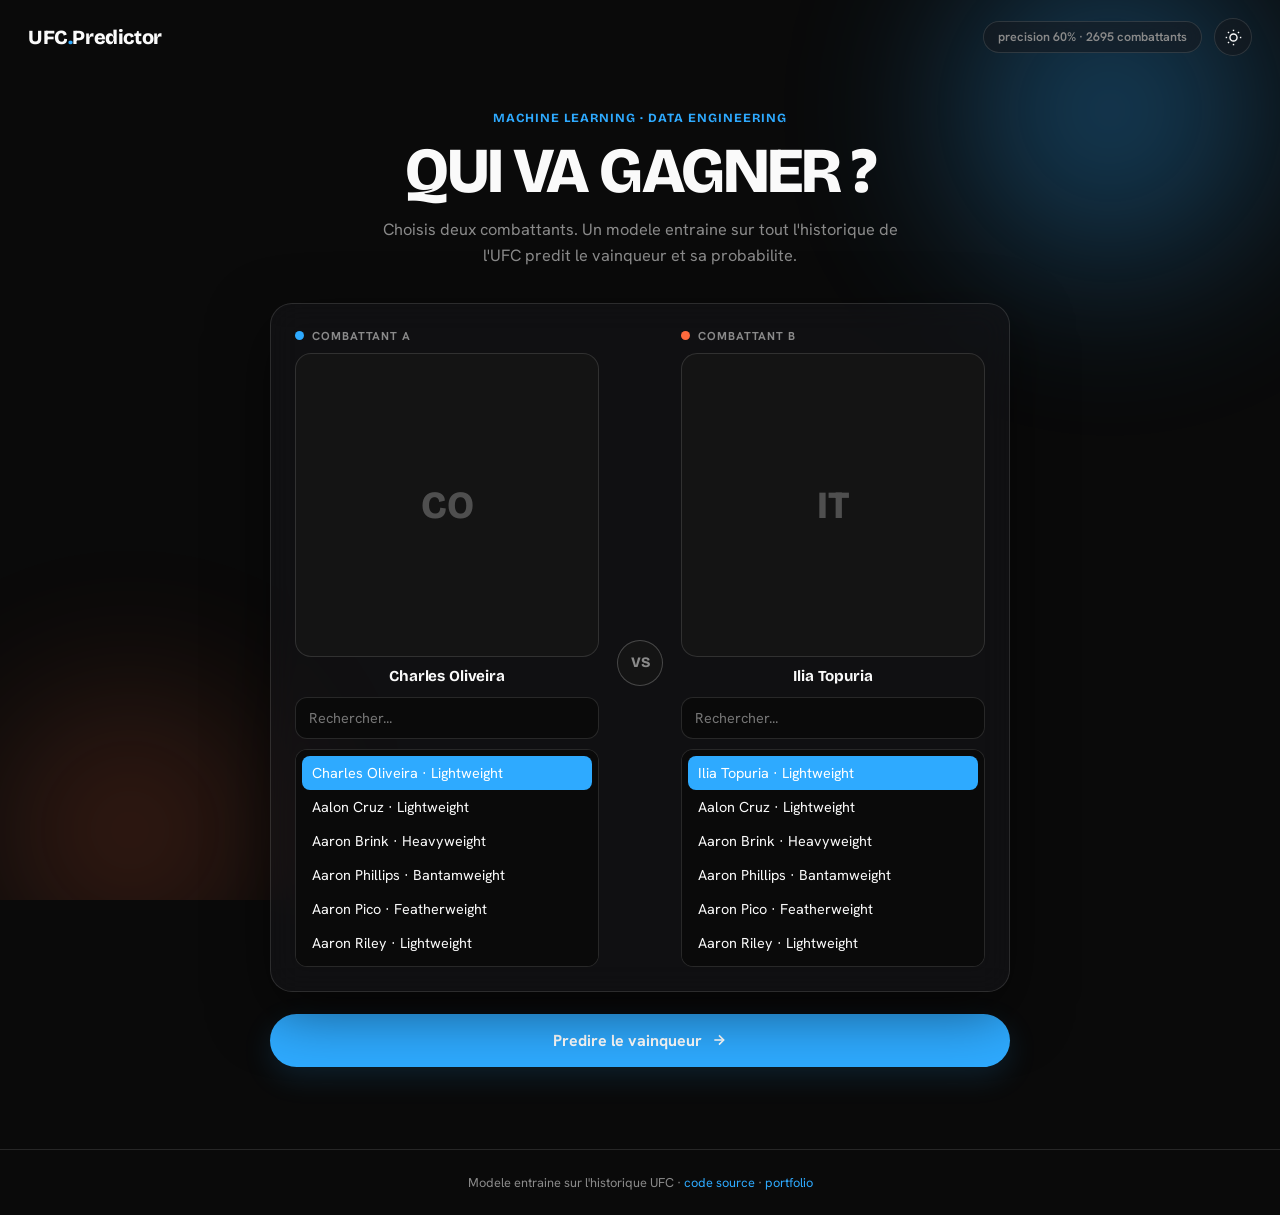
<file: ufc/index.html>
<!DOCTYPE html>
<html lang="fr" data-theme="dark">
<head>
  <meta charset="UTF-8" />
  <meta name="viewport" content="width=device-width, initial-scale=1.0" />
  <title>UFC Fight Predictor — Kris LOKOUN</title>
  <meta name="description" content="Predicteur de combats UFC : choisis deux combattants, un modele de machine learning predit le vainqueur et sa probabilite. Calcul 100% dans le navigateur." />
  <link rel="icon" type="image/svg+xml" href="../assets/img/favicon.svg" />
  <meta property="og:title" content="UFC Fight Predictor — Kris LOKOUN" />
  <meta property="og:description" content="Predicteur de combats UFC par machine learning. Choisis deux combattants, le modele predit le vainqueur." />
  <meta property="og:image" content="../assets/img/og-image.jpg" />
  <link rel="preconnect" href="https://fonts.googleapis.com" />
  <link rel="preconnect" href="https://fonts.gstatic.com" crossorigin />
  <link href="https://fonts.googleapis.com/css2?family=Bricolage+Grotesque:opsz,wght@12..96,500;12..96,700;12..96,800&family=Hanken+Grotesk:wght@400;500;600;700&display=swap" rel="stylesheet" />
  <link rel="stylesheet" href="style.css?v=2" />
</head>
<body>
  <div class="bg-orbs"><span class="orb orb-1"></span><span class="orb orb-2"></span></div>

  <header class="site-header">
    <a class="brand" href="../index.html#projects" title="Retour au portfolio">
      <span class="brand-name">UFC<span class="dot">.</span>Predictor</span>
    </a>
    <div class="header-right">
      <span class="model-badge glass" id="model-badge">chargement...</span>
      <button class="icon-btn glass" id="themeToggle" aria-label="Changer de theme">
        <svg id="iconMoon" width="17" height="17" fill="none" stroke="currentColor" stroke-width="2" viewBox="0 0 24 24"><path d="M21 12.79A9 9 0 1 1 11.21 3 7 7 0 0 0 21 12.79z"/></svg>
        <svg id="iconSun" width="17" height="17" fill="none" stroke="currentColor" stroke-width="2" viewBox="0 0 24 24" style="display:none"><circle cx="12" cy="12" r="5"/><line x1="12" y1="1" x2="12" y2="3"/><line x1="12" y1="21" x2="12" y2="23"/><line x1="4.22" y1="4.22" x2="5.64" y2="5.64"/><line x1="1" y1="12" x2="3" y2="12"/><line x1="21" y1="12" x2="23" y2="12"/><line x1="4.22" y1="19.78" x2="5.64" y2="18.36"/><line x1="18.36" y1="5.64" x2="19.78" y2="4.22"/></svg>
      </button>
    </div>
  </header>

  <main>
    <section class="hero">
      <p class="eyebrow">Machine Learning &middot; Data Engineering</p>
      <h1>Qui va gagner&nbsp;?</h1>
      <p class="subtitle">
        Choisis deux combattants. Un modele entraine sur tout l'historique de l'UFC
        predit le vainqueur et sa probabilite.
      </p>
    </section>

    <section class="card glass matchup">
      <div class="fighter-pick" data-side="a">
        <div class="pick-head"><span class="side-dot a"></span><label>Combattant A</label></div>
        <div class="avatar" id="avatar-a"><span class="avatar-ph">A</span></div>
        <div class="pick-name" id="name-a">—</div>
        <input class="search" id="search-a" placeholder="Rechercher..." autocomplete="off" />
        <select id="select-a" size="6"></select>
      </div>

      <div class="vs">VS</div>

      <div class="fighter-pick" data-side="b">
        <div class="pick-head"><span class="side-dot b"></span><label>Combattant B</label></div>
        <div class="avatar" id="avatar-b"><span class="avatar-ph">B</span></div>
        <div class="pick-name" id="name-b">—</div>
        <input class="search" id="search-b" placeholder="Rechercher..." autocomplete="off" />
        <select id="select-b" size="6"></select>
      </div>
    </section>

    <button class="predict-btn" id="predict-btn" disabled>
      Predire le vainqueur
      <svg width="16" height="16" fill="none" stroke="currentColor" stroke-width="2.4" viewBox="0 0 24 24"><line x1="5" y1="12" x2="19" y2="12"/><polyline points="12 5 19 12 12 19"/></svg>
    </button>
    <p class="error" id="error" hidden></p>

    <section class="card glass result" id="result" hidden>
      <div class="winner">
        <span class="winner-label">Vainqueur predit</span>
        <div class="winner-row">
          <div class="winner-avatar" id="winner-avatar"></div>
          <span class="winner-name" id="winner-name"></span>
        </div>
      </div>

      <div class="proba-bar">
        <div class="proba-fill a" id="proba-a"><span class="proba-name" id="proba-a-name"></span></div>
        <div class="proba-fill b" id="proba-b"><span class="proba-name" id="proba-b-name"></span></div>
      </div>

      <table class="compare" id="compare"></table>

      <p class="disclaimer">
        Probabilites issues d'une regression logistique (bilan, forme, age, allonge),
        calculee dans le navigateur. Aide a la decision, pas une garantie. Photos&nbsp;: Wikipedia.
      </p>
    </section>
  </main>

  <footer>
    Modele entraine sur l'historique UFC &middot;
    <a href="https://github.com/KrisLKN/ufc-fight-predictor" target="_blank">code source</a> &middot;
    <a href="../index.html#projects">portfolio</a>
  </footer>

  <script src="app.js?v=2"></script>
</body>
</html>
</file>
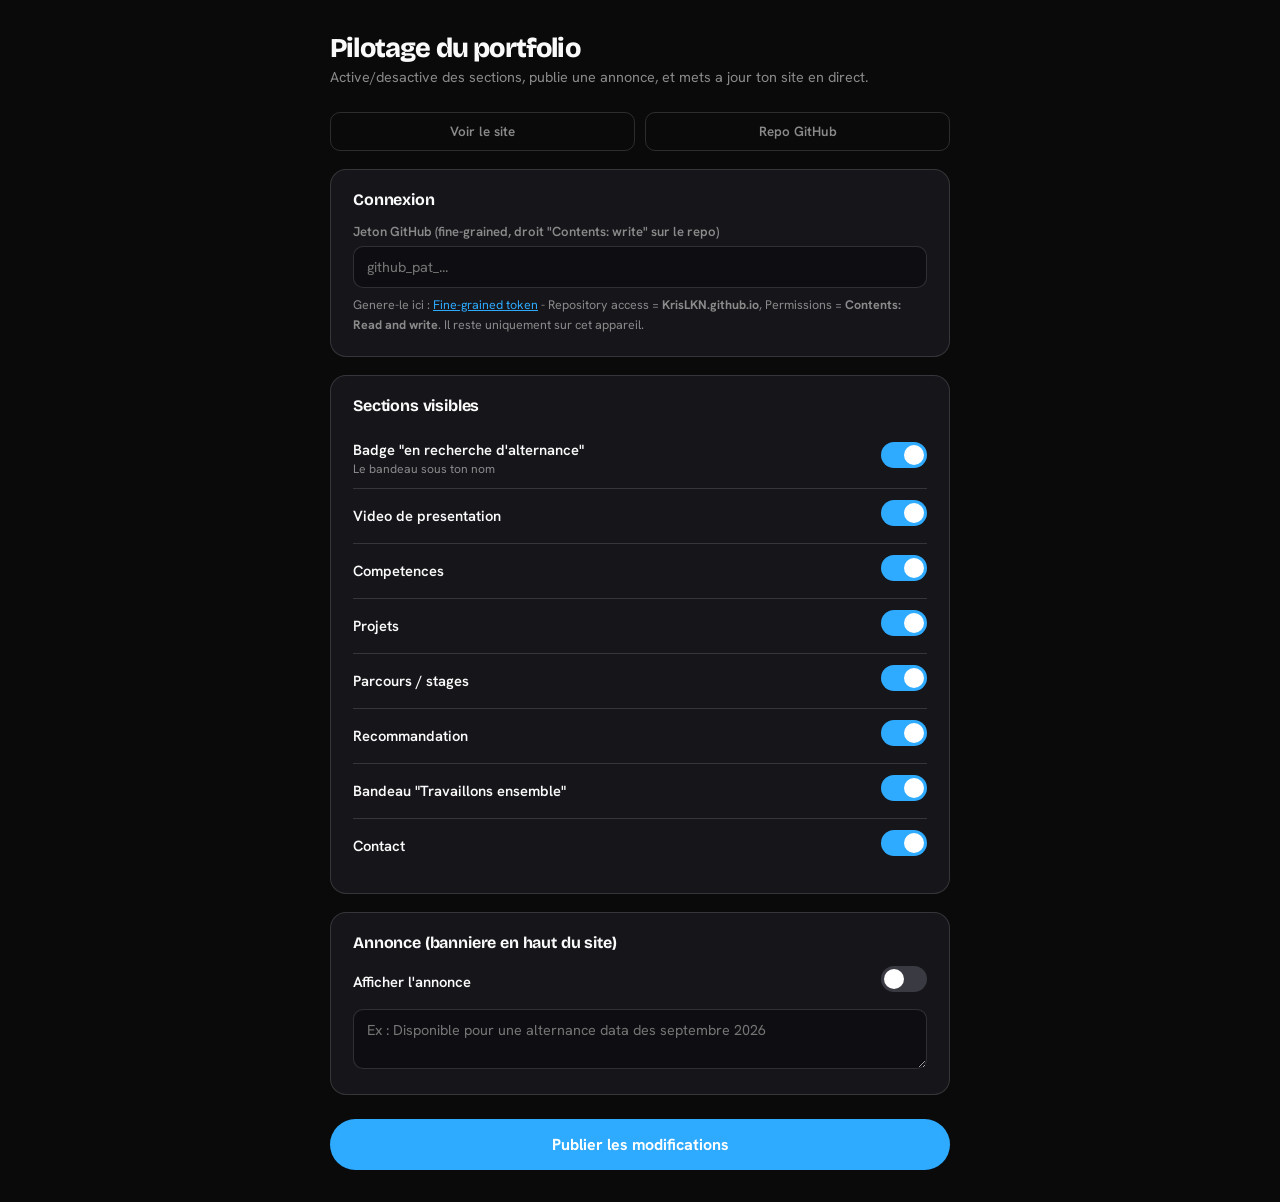
<file: admin.html>
<!DOCTYPE html>
<html lang="fr" data-theme="dark">
<head>
  <meta charset="UTF-8" />
  <meta name="viewport" content="width=device-width, initial-scale=1.0" />
  <meta name="robots" content="noindex, nofollow" />
  <title>Admin — Portfolio Kris LOKOUN</title>
  <link rel="preconnect" href="https://fonts.googleapis.com" />
  <link href="https://fonts.googleapis.com/css2?family=Bricolage+Grotesque:opsz,wght@12..96,600;12..96,800&family=Hanken+Grotesk:wght@400;500;600;700&display=swap" rel="stylesheet" />
  <style>
    :root{--bg:#0a0a0a;--surface:#15151a;--border:rgba(255,255,255,.14);--text:#fafafa;--muted:#8a8a8a;--accent:#2eaaff;--ok:#22c55e;--err:#ff5a4d}
    *{box-sizing:border-box;margin:0;padding:0}
    body{font-family:'Hanken Grotesk',sans-serif;background:var(--bg);color:var(--text);min-height:100vh;padding:32px 18px;-webkit-font-smoothing:antialiased}
    .wrap{max-width:620px;margin:0 auto}
    h1{font-family:'Bricolage Grotesque',sans-serif;font-size:1.7rem;font-weight:800;letter-spacing:-.03em;margin-bottom:4px}
    .sub{color:var(--muted);font-size:.9rem;margin-bottom:26px}
    .card{background:var(--surface);border:1px solid var(--border);border-radius:16px;padding:20px 22px;margin-bottom:18px}
    .card h2{font-family:'Bricolage Grotesque',sans-serif;font-size:1rem;font-weight:700;margin-bottom:14px;letter-spacing:-.01em}
    label{display:block;font-size:.82rem;color:var(--muted);margin-bottom:6px;font-weight:600}
    input[type=text],input[type=password],textarea{width:100%;background:#0e0e12;border:1px solid var(--border);border-radius:10px;color:var(--text);padding:11px 13px;font-size:.9rem;font-family:inherit}
    input:focus,textarea:focus{outline:none;border-color:var(--accent)}
    textarea{resize:vertical;min-height:60px}
    .row{display:flex;align-items:center;justify-content:space-between;gap:12px;padding:11px 0;border-bottom:1px solid var(--border)}
    .row:last-child{border-bottom:none}
    .row .name{font-size:.92rem;font-weight:600}
    .row .desc{font-size:.76rem;color:var(--muted);margin-top:2px}
    /* switch */
    .sw{position:relative;width:46px;height:26px;flex-shrink:0}
    .sw input{opacity:0;width:0;height:0;position:absolute}
    .slider{position:absolute;inset:0;background:#3a3a42;border-radius:999px;transition:.2s;cursor:pointer}
    .slider::before{content:'';position:absolute;width:20px;height:20px;left:3px;top:3px;background:#fff;border-radius:50%;transition:.2s}
    .sw input:checked + .slider{background:var(--accent)}
    .sw input:checked + .slider::before{transform:translateX(20px)}
    .btn{width:100%;padding:15px;border:none;border-radius:999px;background:var(--accent);color:#fff;font-family:inherit;font-size:1rem;font-weight:700;cursor:pointer;transition:.2s;margin-top:6px}
    .btn:hover{transform:translateY(-1px)}
    .btn:disabled{opacity:.5;cursor:not-allowed;transform:none}
    .msg{margin-top:14px;padding:12px 14px;border-radius:10px;font-size:.86rem;font-weight:600;display:none}
    .msg.ok{display:block;background:rgba(34,197,94,.14);color:var(--ok);border:1px solid rgba(34,197,94,.4)}
    .msg.err{display:block;background:rgba(255,90,77,.14);color:var(--err);border:1px solid rgba(255,90,77,.4)}
    .help{font-size:.78rem;color:var(--muted);line-height:1.6;margin-top:8px}
    .help a{color:var(--accent)}
    .topbtns{display:flex;gap:10px;margin-bottom:18px}
    .topbtns a{flex:1;text-align:center;padding:10px;border:1px solid var(--border);border-radius:10px;color:var(--muted);text-decoration:none;font-size:.84rem;font-weight:600}
  </style>
</head>
<body>
  <div class="wrap">
    <h1>Pilotage du portfolio</h1>
    <p class="sub">Active/desactive des sections, publie une annonce, et mets a jour ton site en direct.</p>

    <div class="topbtns">
      <a href="index.html" target="_blank">Voir le site</a>
      <a href="https://github.com/KrisLKN/KrisLKN.github.io" target="_blank">Repo GitHub</a>
    </div>

    <div class="card">
      <h2>Connexion</h2>
      <label>Jeton GitHub (fine-grained, droit "Contents: write" sur le repo)</label>
      <input type="password" id="token" placeholder="github_pat_..." />
      <div class="help">
        Genere-le ici : <a href="https://github.com/settings/personal-access-tokens/new" target="_blank">Fine-grained token</a> -
        Repository access = <b>KrisLKN.github.io</b>, Permissions = <b>Contents: Read and write</b>.
        Il reste uniquement sur cet appareil.
      </div>
    </div>

    <div class="card">
      <h2>Sections visibles</h2>
      <div id="toggles"></div>
    </div>

    <div class="card">
      <h2>Annonce (banniere en haut du site)</h2>
      <div class="row" style="border:none;padding-top:0">
        <div><div class="name">Afficher l'annonce</div></div>
        <label class="sw"><input type="checkbox" id="ann-on"><span class="slider"></span></label>
      </div>
      <textarea id="ann-text" placeholder="Ex : Disponible pour une alternance data des septembre 2026"></textarea>
    </div>

    <button class="btn" id="publish">Publier les modifications</button>
    <div class="msg" id="msg"></div>
  </div>

  <script>
    const REPO = "KrisLKN/KrisLKN.github.io";
    const PATH = "config.json";
    const SECTIONS = [
      ["alternanceBadge", "Badge \"en recherche d'alternance\"", "Le bandeau sous ton nom"],
      ["video", "Video de presentation", ""],
      ["skills", "Competences", ""],
      ["projects", "Projets", ""],
      ["experience", "Parcours / stages", ""],
      ["reco", "Recommandation", ""],
      ["cv", "Bandeau \"Travaillons ensemble\"", ""],
      ["contact", "Contact", ""],
    ];
    const $ = (id) => document.getElementById(id);
    let sha = null;

    // jeton memorise
    $("token").value = localStorage.getItem("gh_token") || "";
    $("token").addEventListener("input", () => localStorage.setItem("gh_token", $("token").value.trim()));

    // construire les interrupteurs
    const tog = $("toggles");
    SECTIONS.forEach(([key, name, desc]) => {
      const row = document.createElement("div");
      row.className = "row";
      row.innerHTML = `<div><div class="name">${name}</div>${desc ? `<div class="desc">${desc}</div>` : ""}</div>
        <label class="sw"><input type="checkbox" id="t-${key}" checked><span class="slider"></span></label>`;
      tog.appendChild(row);
    });

    function setMsg(text, type) { const m = $("msg"); m.textContent = text; m.className = "msg " + type; }
    function headers() { return { "Authorization": "Bearer " + $("token").value.trim(), "Accept": "application/vnd.github+json" }; }
    function b64encode(str) { return btoa(unescape(encodeURIComponent(str))); }
    function b64decode(str) { return decodeURIComponent(escape(atob(str))); }

    // charger l'etat actuel depuis GitHub (ou le fichier local si pas de jeton)
    async function load() {
      try {
        let cfg;
        if ($("token").value.trim()) {
          const res = await fetch(`https://api.github.com/repos/${REPO}/contents/${PATH}`, { headers: headers() });
          if (res.ok) { const data = await res.json(); sha = data.sha; cfg = JSON.parse(b64decode(data.content)); }
        }
        if (!cfg) cfg = await fetch("config.json?b=" + Date.now(), { cache: "no-store" }).then(r => r.json());
        applyToUI(cfg);
      } catch (e) { /* on garde les valeurs par defaut */ }
    }

    function applyToUI(cfg) {
      const show = cfg.show || {};
      SECTIONS.forEach(([key]) => { $("t-" + key).checked = show[key] !== false; });
      $("ann-on").checked = !!(cfg.announcement && cfg.announcement.enabled);
      $("ann-text").value = (cfg.announcement && cfg.announcement.text) || "";
    }

    function buildConfig() {
      const show = {};
      SECTIONS.forEach(([key]) => { show[key] = $("t-" + key).checked; });
      return { show, announcement: { enabled: $("ann-on").checked, text: $("ann-text").value.trim() } };
    }

    $("publish").addEventListener("click", async () => {
      const token = $("token").value.trim();
      if (!token) { setMsg("Colle d'abord ton jeton GitHub.", "err"); return; }
      $("publish").disabled = true; setMsg("Publication en cours...", "ok");
      try {
        // recuperer le sha courant (obligatoire pour mettre a jour)
        const cur = await fetch(`https://api.github.com/repos/${REPO}/contents/${PATH}`, { headers: headers() });
        if (cur.ok) sha = (await cur.json()).sha;
        else if (cur.status === 401) throw new Error("Jeton invalide ou expire.");
        else if (cur.status === 404) sha = null; // le fichier n'existe pas encore

        const body = {
          message: "Admin: mise a jour de l'affichage du portfolio",
          content: b64encode(JSON.stringify(buildConfig(), null, 2)),
          branch: "main",
        };
        if (sha) body.sha = sha;

        const put = await fetch(`https://api.github.com/repos/${REPO}/contents/${PATH}`, {
          method: "PUT", headers: headers(), body: JSON.stringify(body),
        });
        if (!put.ok) { const e = await put.json().catch(() => ({})); throw new Error(e.message || ("Erreur " + put.status)); }
        sha = (await put.json()).content.sha;
        setMsg("Publie. Ton site se met a jour dans ~1 minute.", "ok");
      } catch (e) {
        setMsg("Echec : " + e.message, "err");
      } finally {
        $("publish").disabled = false;
      }
    });

    load();
    $("token").addEventListener("change", load);
  </script>
</body>
</html>
</file>
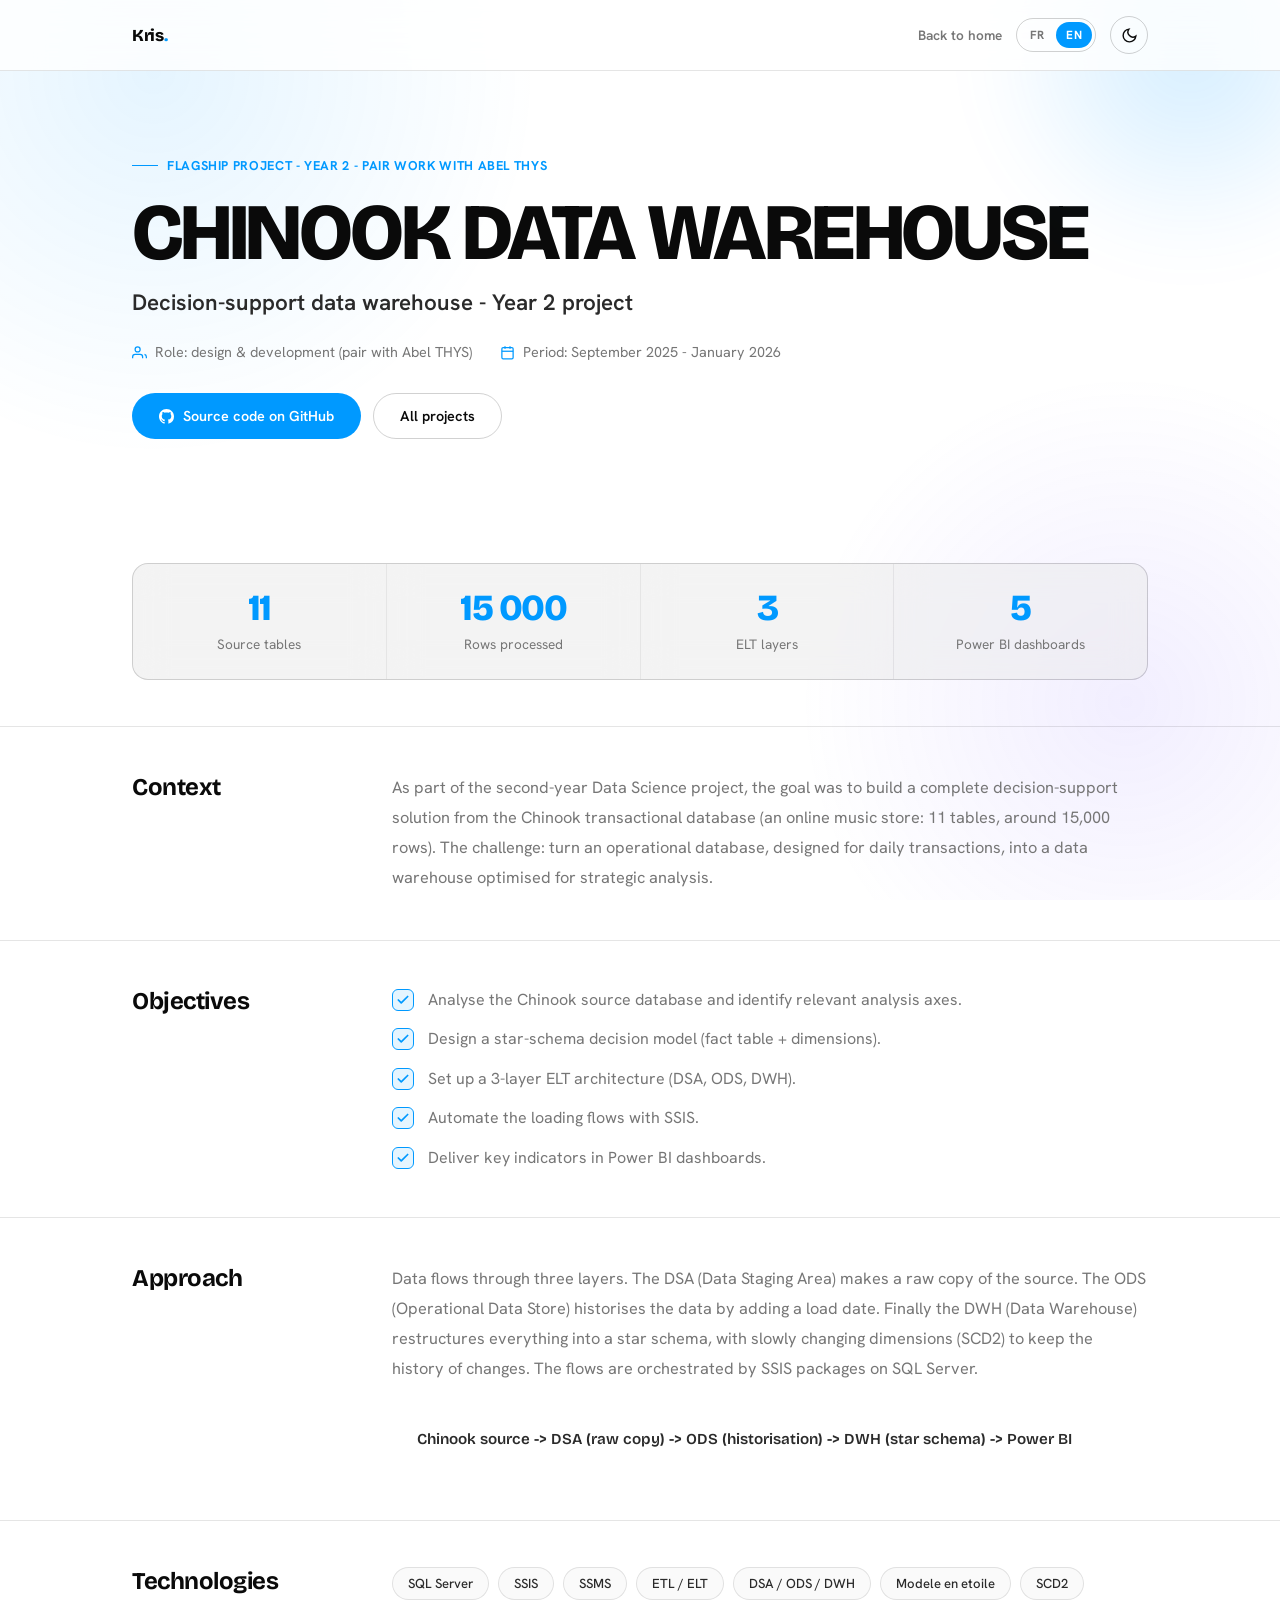
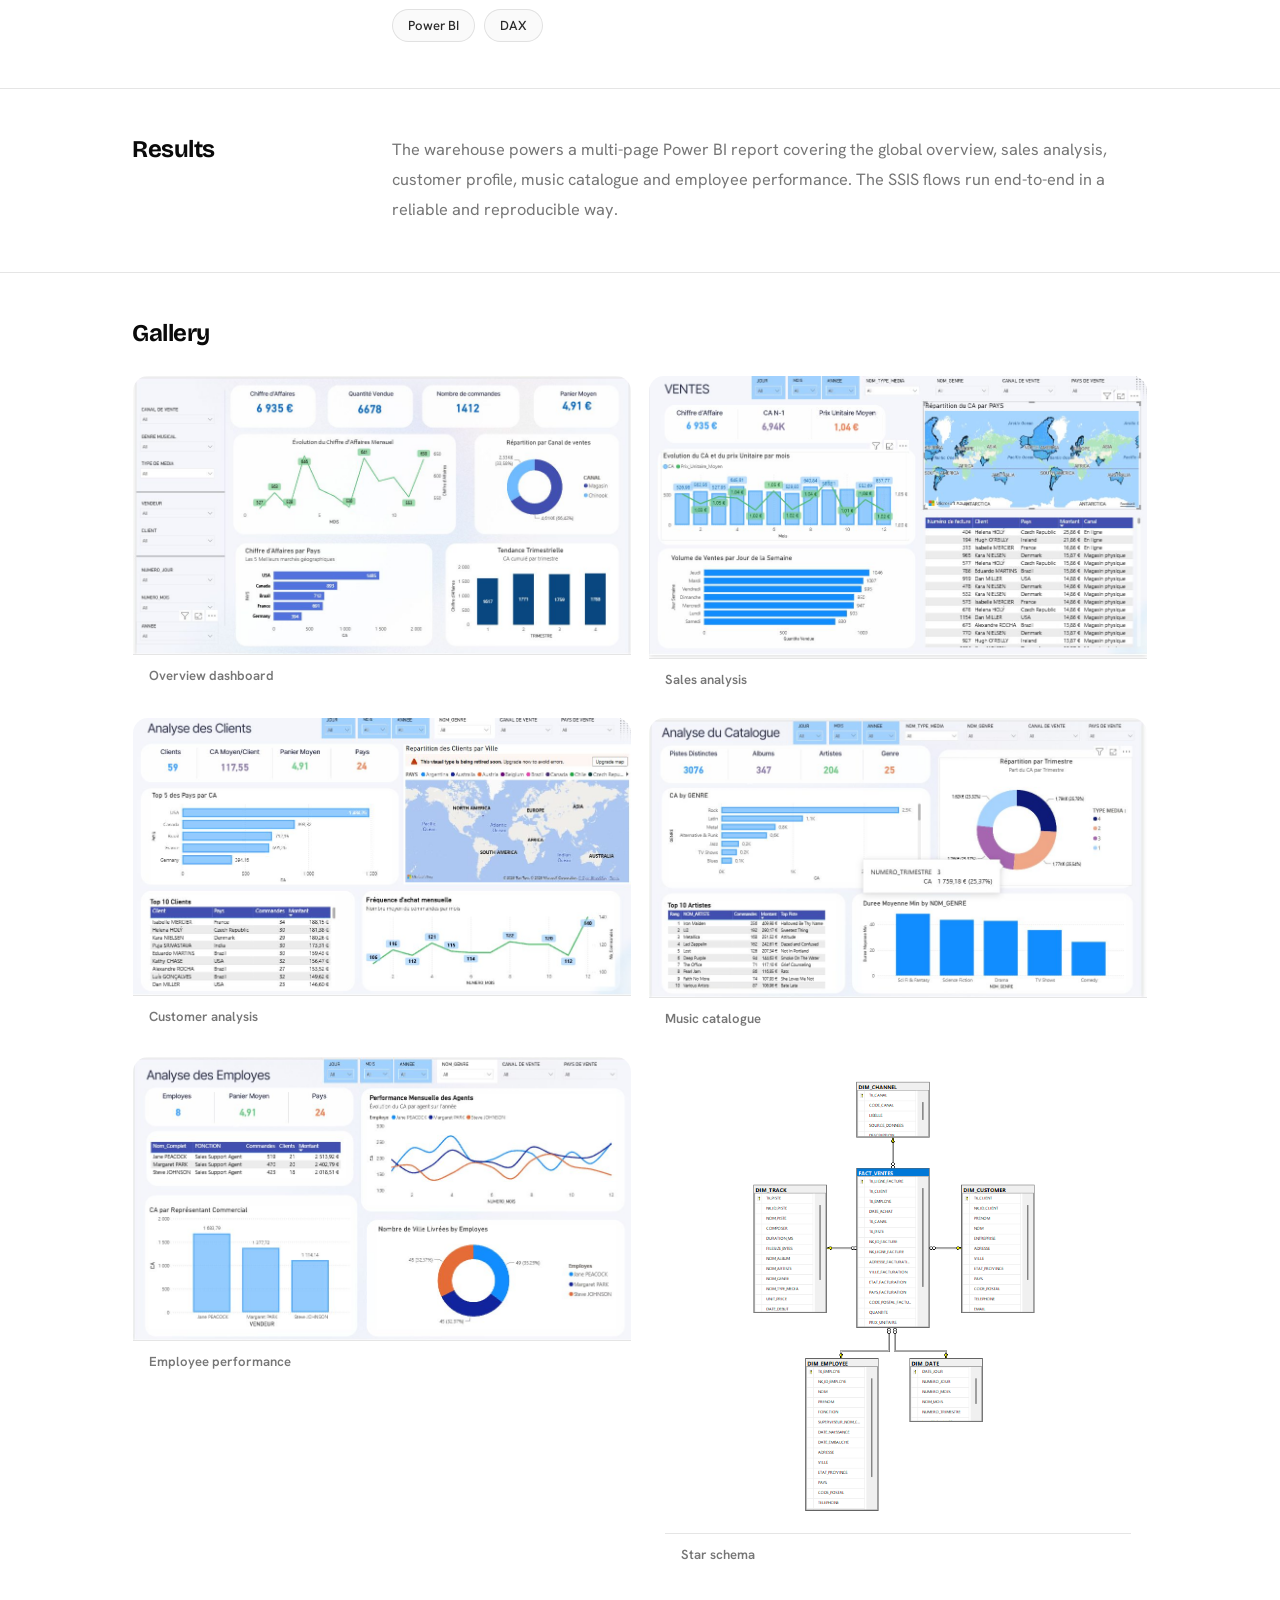
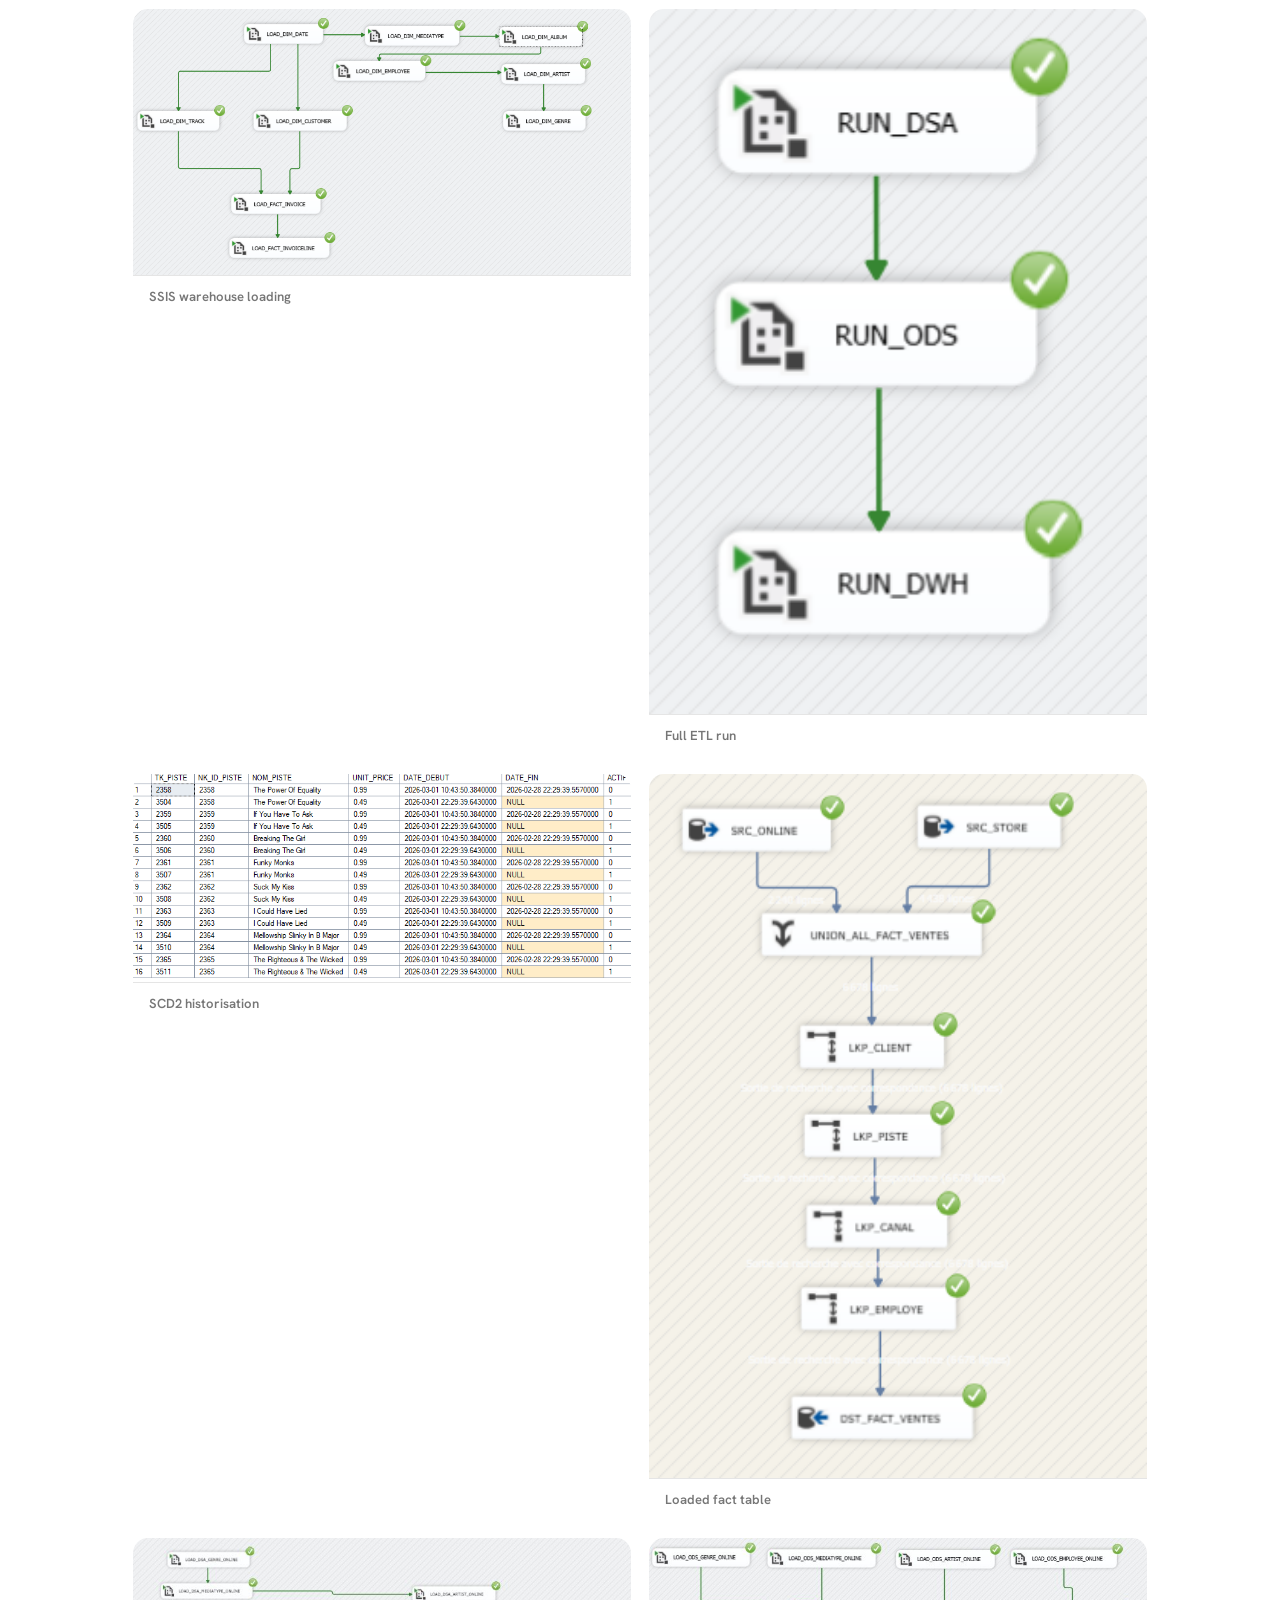
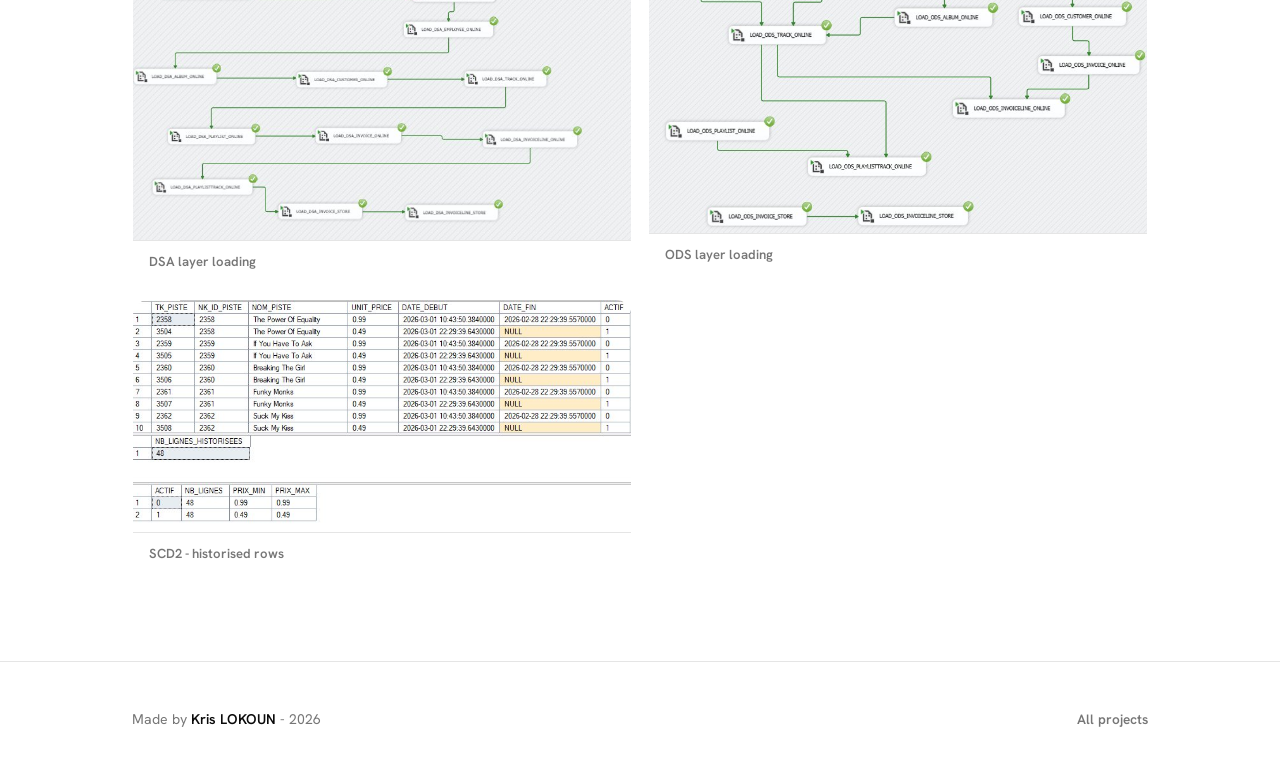
<file: projets/data-warehouse.html>
<!DOCTYPE html>
<html lang="fr" data-theme="light">
<head>
  <meta charset="UTF-8" />
  <meta name="viewport" content="width=device-width, initial-scale=1.0" />
  <title>Data Warehouse Chinook - Kris LOKOUN</title>
  <meta name="description" content="Chinook Data Warehouse project: 3-layer ELT architecture (DSA/ODS/DWH) with SQL Server, SSIS, star schema, SCD2 and Power BI reporting." />
  <meta name="author" content="Kris LOKOUN" />
  <link rel="icon" type="image/svg+xml" href="../assets/img/favicon.svg" />
  <meta property="og:type" content="article" />
  <meta property="og:title" content="Data Warehouse Chinook - Kris LOKOUN" />
  <meta property="og:description" content="3-layer ELT architecture with SQL Server, SSIS, star schema, SCD2 and Power BI reporting." />
  <meta property="og:image" content="../assets/img/og-image.jpg" />
  <meta name="twitter:card" content="summary_large_image" />
  <link rel="preconnect" href="https://fonts.googleapis.com" />
  <link rel="preconnect" href="https://fonts.gstatic.com" crossorigin />
  <link href="https://fonts.googleapis.com/css2?family=Bricolage+Grotesque:opsz,wght@12..96,400;12..96,600;12..96,700;12..96,800&family=Hanken+Grotesk:wght@400;500;600;700&display=swap" rel="stylesheet" />
  <link rel="stylesheet" href="../assets/css/project.css" />
</head>
<body>

<nav>
  <div class="container">
    <a href="../index.html" class="nav-logo">Kris<span>.</span></a>
    <div class="nav-right">
      <a href="../index.html#projects" class="nav-back" data-i18n="nav.back">Retour a l'accueil</a>
      <div class="lang-switch">
        <button class="lang-btn" data-lang="fr">FR</button>
        <button class="lang-btn" data-lang="en">EN</button>
      </div>
      <button class="theme-toggle" id="themeToggle" aria-label="theme">
        <svg id="iconMoon" width="17" height="17" fill="none" stroke="currentColor" stroke-width="2" viewBox="0 0 24 24"><path d="M21 12.79A9 9 0 1 1 11.21 3 7 7 0 0 0 21 12.79z"/></svg>
        <svg id="iconSun" width="17" height="17" fill="none" stroke="currentColor" stroke-width="2" viewBox="0 0 24 24" style="display:none"><circle cx="12" cy="12" r="5"/><line x1="12" y1="1" x2="12" y2="3"/><line x1="12" y1="21" x2="12" y2="23"/><line x1="4.22" y1="4.22" x2="5.64" y2="5.64"/><line x1="18.36" y1="18.36" x2="19.78" y2="19.78"/><line x1="1" y1="12" x2="3" y2="12"/><line x1="21" y1="12" x2="23" y2="12"/><line x1="4.22" y1="19.78" x2="5.64" y2="18.36"/><line x1="18.36" y1="5.64" x2="19.78" y2="4.22"/></svg>
      </button>
    </div>
  </div>
</nav>

<header class="proj-header">
  <div class="container">
    <p class="proj-eyebrow" data-i18n="proj.dwh.tag">Projet phare</p>
    <h1 class="proj-title" data-i18n="proj.dwh.title">Data Warehouse Chinook</h1>
    <p class="proj-subtitle" data-i18n="dwh.subtitle">Entrepot de donnees decisionnel</p>
    <div class="proj-meta">
      <span><svg width="15" height="15" fill="none" stroke="currentColor" stroke-width="2" viewBox="0 0 24 24"><path d="M17 21v-2a4 4 0 0 0-4-4H5a4 4 0 0 0-4 4v2"/><circle cx="9" cy="7" r="4"/><path d="M23 21v-2a4 4 0 0 0-3-3.87"/></svg><span data-i18n="dwh.meta.role">Role</span></span>
      <span><svg width="15" height="15" fill="none" stroke="currentColor" stroke-width="2" viewBox="0 0 24 24"><rect x="3" y="4" width="18" height="18" rx="2"/><line x1="16" y1="2" x2="16" y2="6"/><line x1="8" y1="2" x2="8" y2="6"/><line x1="3" y1="10" x2="21" y2="10"/></svg><span data-i18n="dwh.meta.period">Periode</span></span>
    </div>
    <div class="proj-actions">
      <a href="https://github.com/KrisLKN/data-warehouse-chinook-s4" target="_blank" class="btn btn-primary">
        <svg width="15" height="15" fill="currentColor" viewBox="0 0 24 24"><path d="M12 0C5.37 0 0 5.37 0 12c0 5.31 3.435 9.795 8.205 11.385.6.105.825-.255.825-.57 0-.285-.015-1.23-.015-2.235-3.015.555-3.795-.735-4.035-1.41-.135-.345-.72-1.41-1.23-1.695-.42-.225-1.02-.78-.015-.795.945-.015 1.62.87 1.845 1.23 1.08 1.815 2.805 1.305 3.495.99.105-.78.42-1.305.765-1.605-2.67-.3-5.46-1.335-5.46-5.925 0-1.305.465-2.385 1.23-3.225-.12-.3-.54-1.53.12-3.18 0 0 1.005-.315 3.3 1.23.96-.27 1.98-.405 3-.405s2.04.135 3 .405c2.295-1.56 3.3-1.23 3.3-1.23.66 1.65.24 2.88.12 3.18.765.84 1.23 1.905 1.23 3.225 0 4.605-2.805 5.625-5.475 5.925.435.375.81 1.095.81 2.22 0 1.605-.015 2.895-.015 3.3 0 .315.225.69.825.57A12.02 12.02 0 0 0 24 12c0-6.63-5.37-12-12-12z"/></svg>
        <span data-i18n="pp.repo">Code source sur GitHub</span>
      </a>
      <a href="../index.html#projects" class="btn btn-outline" data-i18n="pp.backProjects">Tous les projets</a>
    </div>
  </div>
</header>

<main>
  <section class="proj-section" style="border-top:none;">
    <div class="container reveal">
      <div class="proj-figures">
        <div class="fig"><div class="fig-num">11</div><div class="fig-label" data-i18n="fig.dwh.1">Tables sources</div></div>
        <div class="fig"><div class="fig-num">15 000</div><div class="fig-label" data-i18n="fig.dwh.2">Lignes traitees</div></div>
        <div class="fig"><div class="fig-num">3</div><div class="fig-label" data-i18n="fig.dwh.3">Couches ELT</div></div>
        <div class="fig"><div class="fig-num">5</div><div class="fig-label" data-i18n="fig.dwh.4">Dashboards Power BI</div></div>
      </div>
    </div>
  </section>

  <section class="proj-section">
    <div class="container proj-grid reveal">
      <h2 data-i18n="pp.context">Contexte</h2>
      <div class="proj-body"><p data-i18n="dwh.context.text">...</p></div>
    </div>
  </section>

  <section class="proj-section">
    <div class="container proj-grid reveal">
      <h2 data-i18n="pp.objectives">Objectifs</h2>
      <div class="proj-body">
        <ul class="obj-list">
          <li data-i18n="dwh.obj.1">...</li>
          <li data-i18n="dwh.obj.2">...</li>
          <li data-i18n="dwh.obj.3">...</li>
          <li data-i18n="dwh.obj.4">...</li>
          <li data-i18n="dwh.obj.5">...</li>
        </ul>
      </div>
    </div>
  </section>

  <section class="proj-section">
    <div class="container proj-grid reveal">
      <h2 data-i18n="pp.approach">Demarche</h2>
      <div class="proj-body">
        <p data-i18n="dwh.approach.text">...</p>
        <div class="flow-box" data-i18n="dwh.approach.flow">Source -> DSA -> ODS -> DWH -> Power BI</div>
      </div>
    </div>
  </section>

  <section class="proj-section">
    <div class="container proj-grid reveal">
      <h2 data-i18n="pp.stack">Technologies</h2>
      <div class="proj-body">
        <div class="tag-row">
          <span class="tag">SQL Server</span><span class="tag">SSIS</span><span class="tag">SSMS</span>
          <span class="tag">ETL / ELT</span><span class="tag">DSA / ODS / DWH</span>
          <span class="tag">Modele en etoile</span><span class="tag">SCD2</span><span class="tag">Power BI</span><span class="tag">DAX</span>
        </div>
      </div>
    </div>
  </section>

  <section class="proj-section">
    <div class="container proj-grid reveal">
      <h2 data-i18n="pp.results">Resultats</h2>
      <div class="proj-body"><p data-i18n="dwh.results.text">...</p></div>
    </div>
  </section>

  <section class="proj-section">
    <div class="container reveal">
      <h2 style="margin-bottom:28px;" data-i18n="pp.gallery">Galerie</h2>
      <div class="gallery">
        <figure class="shot"><img src="../assets/img/projets/data-warehouse/synthese.jpg" alt="" loading="lazy"><figcaption data-i18n="dwh.cap.synthese">Synthese</figcaption></figure>
        <figure class="shot"><img src="../assets/img/projets/data-warehouse/ventes.jpg" alt="" loading="lazy"><figcaption data-i18n="dwh.cap.ventes">Ventes</figcaption></figure>
        <figure class="shot"><img src="../assets/img/projets/data-warehouse/clients.jpg" alt="" loading="lazy"><figcaption data-i18n="dwh.cap.client">Client</figcaption></figure>
        <figure class="shot"><img src="../assets/img/projets/data-warehouse/catalogue.jpg" alt="" loading="lazy"><figcaption data-i18n="dwh.cap.catalogue">Catalogue</figcaption></figure>
        <figure class="shot"><img src="../assets/img/projets/data-warehouse/employes.jpg" alt="" loading="lazy"><figcaption data-i18n="dwh.cap.employes">Employes</figcaption></figure>
        <figure class="shot contain"><img src="../assets/img/projets/data-warehouse/etoile.png" alt="" loading="lazy"><figcaption data-i18n="dwh.cap.etoile">Modele en etoile</figcaption></figure>
        <figure class="shot"><img src="../assets/img/projets/data-warehouse/ssis-load.png" alt="" loading="lazy"><figcaption data-i18n="dwh.cap.ssis">Chargement SSIS</figcaption></figure>
        <figure class="shot"><img src="../assets/img/projets/data-warehouse/etl.png" alt="" loading="lazy"><figcaption data-i18n="dwh.cap.etl">ETL</figcaption></figure>
        <figure class="shot"><img src="../assets/img/projets/data-warehouse/scd2.png" alt="" loading="lazy"><figcaption data-i18n="dwh.cap.scd2">SCD2</figcaption></figure>
        <figure class="shot"><img src="../assets/img/projets/data-warehouse/fact.png" alt="" loading="lazy"><figcaption data-i18n="dwh.cap.fact">Table de faits</figcaption></figure>
        <figure class="shot"><img src="../assets/img/projets/data-warehouse/run-dsa.jpg" alt="" loading="lazy"><figcaption data-i18n="dwh.cap.rundsa">Chargement DSA</figcaption></figure>
        <figure class="shot"><img src="../assets/img/projets/data-warehouse/run-ods.jpg" alt="" loading="lazy"><figcaption data-i18n="dwh.cap.runods">Chargement ODS</figcaption></figure>
        <figure class="shot"><img src="../assets/img/projets/data-warehouse/scd2-details.jpg" alt="" loading="lazy"><figcaption data-i18n="dwh.cap.scd2details">SCD2 detaille</figcaption></figure>
      </div>
    </div>
  </section>
</main>

<footer>
  <div class="container footer-inner">
    <p><span data-i18n="footer.by">Fait par</span> <strong>Kris LOKOUN</strong> - <span id="year"></span></p>
    <a href="../index.html#projects" class="nav-back" data-i18n="pp.backProjects">Tous les projets</a>
  </div>
</footer>

<script>document.getElementById('year').textContent = new Date().getFullYear();</script>
<script src="../assets/js/theme.js"></script>
<script src="../assets/js/i18n.js"></script>
<script src="../assets/js/lightbox.js"></script>
</body>
</html>
</file>
<file: ufc/style.css>
/* === UFC Fight Predictor — identite portfolio Kris LOKOUN === */
:root {
  --bg: #ffffff; --bg2: #f4f4f4; --surface: #fafafa;
  --border: rgba(0,0,0,0.10); --border-strong: rgba(0,0,0,0.18);
  --text: #0a0a0a; --text-soft: #2a2a2a; --muted: #767676;
  --accent: #0099ff; --accent-soft: rgba(0,153,255,0.12);
  --a: #0099ff;        /* combattant A : bleu */
  --b: #e8542f;        /* combattant B : orange-rouge */
  --glass-bg: rgba(255,255,255,0.55); --glass-border: rgba(255,255,255,0.6); --glass-blur: 16px;
  --shadow: rgba(0,0,0,0.10);
}
[data-theme="dark"] {
  --bg: #0a0a0a; --bg2: #131313; --surface: #141414;
  --border: rgba(255,255,255,0.12); --border-strong: rgba(255,255,255,0.22);
  --text: #fafafa; --text-soft: #d8d8d8; --muted: #8a8a8a;
  --accent: #2eaaff; --accent-soft: rgba(46,170,255,0.14);
  --a: #2eaaff; --b: #ff6a3d;
  --glass-bg: rgba(22,22,26,0.5); --glass-border: rgba(255,255,255,0.12);
  --shadow: rgba(0,0,0,0.5);
}

* { box-sizing: border-box; margin: 0; padding: 0; }

body {
  font-family: 'Hanken Grotesk', system-ui, sans-serif;
  background: var(--bg); color: var(--text);
  min-height: 100vh; display: flex; flex-direction: column;
  position: relative; overflow-x: hidden;
  transition: background 0.4s ease, color 0.4s ease;
  -webkit-font-smoothing: antialiased;
}
h1, .brand-name, .winner-name, .vs, .eyebrow { font-family: 'Bricolage Grotesque', sans-serif; }

/* Fond : orbes flous animes (pour rendre le verre visible) */
.bg-orbs { position: fixed; inset: 0; z-index: 0; pointer-events: none; overflow: hidden; }
.orb { position: absolute; border-radius: 50%; filter: blur(80px); opacity: 0.45; }
.orb-1 { width: 460px; height: 460px; background: radial-gradient(circle, var(--accent), transparent 70%); top: -120px; right: -60px; animation: float1 18s ease-in-out infinite; }
.orb-2 { width: 380px; height: 380px; background: radial-gradient(circle, var(--b), transparent 70%); bottom: -120px; left: -60px; opacity: 0.28; animation: float2 22s ease-in-out infinite; }
@keyframes float1 { 0%,100%{transform:translate(0,0)} 50%{transform:translate(-40px,40px) scale(1.1)} }
@keyframes float2 { 0%,100%{transform:translate(0,0)} 50%{transform:translate(40px,-30px) scale(1.12)} }
@media (prefers-reduced-motion: reduce) { .orb { animation: none; } }

.site-header, main, footer { position: relative; z-index: 1; }

/* Verre */
.glass {
  background: var(--glass-bg);
  backdrop-filter: blur(var(--glass-blur)); -webkit-backdrop-filter: blur(var(--glass-blur));
  border: 1px solid var(--glass-border);
}

/* Header */
.site-header { display: flex; align-items: center; justify-content: space-between; padding: 18px 28px; }
.brand { text-decoration: none; color: var(--text); }
.brand-name { font-size: 1.25rem; font-weight: 800; letter-spacing: -0.02em; }
.brand-name .dot { color: var(--accent); }
.header-right { display: flex; align-items: center; gap: 12px; }
.model-badge { font-size: 0.78rem; color: var(--muted); padding: 7px 14px; border-radius: 999px; font-weight: 600; }
.icon-btn { width: 38px; height: 38px; border-radius: 999px; color: var(--text); cursor: pointer; display: flex; align-items: center; justify-content: center; transition: all 0.2s; }
.icon-btn:hover { background: var(--accent); border-color: var(--accent); color: #fff; transform: rotate(-12deg); }

main { flex: 1; width: 100%; max-width: 780px; margin: 0 auto; padding: 36px 20px 60px; }

/* Hero */
.hero { text-align: center; margin-bottom: 34px; }
.eyebrow { font-size: 0.78rem; font-weight: 700; text-transform: uppercase; letter-spacing: 0.08em; color: var(--accent); margin-bottom: 14px; }
.hero h1 { font-size: clamp(2.4rem, 7vw, 4rem); font-weight: 800; letter-spacing: -0.04em; line-height: 1; text-transform: uppercase; }
.subtitle { color: var(--muted); margin-top: 14px; font-size: 1.02rem; line-height: 1.6; max-width: 540px; margin-left: auto; margin-right: auto; }

/* Cartes */
.card { border-radius: 22px; padding: 24px; box-shadow: 0 20px 60px var(--shadow); }

.matchup { display: grid; grid-template-columns: 1fr auto 1fr; gap: 18px; align-items: start; }
.fighter-pick { display: flex; flex-direction: column; gap: 10px; }
.pick-head { display: flex; align-items: center; gap: 8px; }
.pick-head label { font-size: 0.72rem; font-weight: 700; text-transform: uppercase; letter-spacing: 0.08em; color: var(--muted); }
.side-dot { width: 9px; height: 9px; border-radius: 50%; }
.side-dot.a { background: var(--a); } .side-dot.b { background: var(--b); }

/* Avatars combattants (photo Wikipedia ou initiales) */
.avatar {
  width: 100%; aspect-ratio: 1; border-radius: 16px; overflow: hidden;
  border: 1px solid var(--border); background: var(--surface);
  display: flex; align-items: center; justify-content: center; position: relative;
  transition: border-color 0.25s;
}
.fighter-pick[data-side="a"] .avatar.filled { border-color: var(--a); }
.fighter-pick[data-side="b"] .avatar.filled { border-color: var(--b); }
.avatar img { width: 100%; height: 100%; object-fit: cover; object-position: top center; }
.avatar-ph { font-family: 'Bricolage Grotesque', sans-serif; font-size: 2.4rem; font-weight: 800; color: var(--muted); opacity: 0.5; }
.avatar.loading::after { content: ''; position: absolute; inset: 0; background: linear-gradient(90deg, transparent, var(--accent-soft), transparent); animation: shimmer 1.1s infinite; }
@keyframes shimmer { 0%{transform:translateX(-100%)} 100%{transform:translateX(100%)} }

.pick-name { font-family: 'Bricolage Grotesque', sans-serif; font-weight: 700; font-size: 0.95rem; text-align: center; color: var(--muted); min-height: 1.3em; letter-spacing: -0.01em; }
.pick-name.set { color: var(--text); }

.search, select {
  background: var(--bg); border: 1px solid var(--border); border-radius: 12px;
  color: var(--text); padding: 11px 13px; font-size: 0.9rem; font-family: inherit; width: 100%;
  transition: border-color 0.2s;
}
.search:focus, select:focus { outline: none; border-color: var(--accent); }
select { padding: 6px; overflow-y: auto; }
select option { padding: 8px 10px; border-radius: 8px; cursor: pointer; }
select option:checked { background: var(--accent); color: #fff; }

.vs {
  align-self: center; margin-top: 30px; font-weight: 800; font-size: 0.9rem; color: var(--muted);
  border: 1px solid var(--border-strong); border-radius: 999px; width: 46px; height: 46px;
  display: grid; place-items: center; background: var(--surface);
}

.predict-btn {
  display: flex; align-items: center; justify-content: center; gap: 9px;
  width: 100%; margin: 22px 0; padding: 16px; font-size: 1rem; font-weight: 700; font-family: inherit;
  color: #fff; background: var(--accent); border: none; border-radius: 999px; cursor: pointer;
  transition: transform 0.12s ease, opacity 0.2s, box-shadow 0.2s;
  box-shadow: 0 10px 30px var(--accent-soft);
}
.predict-btn:hover:not(:disabled) { transform: translateY(-2px); box-shadow: 0 14px 40px var(--accent-soft); }
.predict-btn:disabled { opacity: 0.4; cursor: not-allowed; box-shadow: none; }

.error { text-align: center; color: var(--b); font-size: 0.9rem; margin-bottom: 12px; font-weight: 600; }

.result { margin-top: 8px; animation: pop 0.4s ease; }
@keyframes pop { from { opacity: 0; transform: translateY(12px); } to { opacity: 1; transform: none; } }

.winner { text-align: center; margin-bottom: 22px; }
.winner-label { display: block; font-size: 0.72rem; text-transform: uppercase; letter-spacing: 0.12em; color: var(--muted); margin-bottom: 12px; }
.winner-row { display: inline-flex; align-items: center; gap: 16px; }
.winner-avatar { width: 64px; height: 64px; border-radius: 50%; overflow: hidden; border: 2px solid var(--accent); flex-shrink: 0; background: var(--surface); }
.winner-avatar img { width: 100%; height: 100%; object-fit: cover; object-position: top center; }
.winner-avatar:empty { display: none; }
.winner-name { font-size: clamp(1.6rem, 5vw, 2.2rem); font-weight: 800; letter-spacing: -0.03em; color: var(--accent); }

.proba-bar { display: flex; height: 48px; border-radius: 14px; overflow: hidden; border: 1px solid var(--border); margin-bottom: 22px; }
.proba-fill { display: flex; align-items: center; padding: 0 14px; font-size: 0.82rem; font-weight: 700; color: #fff; white-space: nowrap; transition: width 0.7s cubic-bezier(0.2,0.8,0.2,1); }
.proba-fill.a { background: linear-gradient(90deg, var(--a), color-mix(in srgb, var(--a) 70%, #fff)); }
.proba-fill.b { justify-content: flex-end; background: linear-gradient(90deg, color-mix(in srgb, var(--b) 70%, #fff), var(--b)); }

.compare { width: 100%; border-collapse: collapse; }
.compare td, .compare th { padding: 12px 8px; border-bottom: 1px solid var(--border); font-size: 0.9rem; text-align: center; }
.compare th { color: var(--text); font-weight: 700; font-family: 'Bricolage Grotesque', sans-serif; }
.compare td:nth-child(2) { color: var(--muted); font-size: 0.74rem; text-transform: uppercase; letter-spacing: 0.06em; }
.compare .lead { color: var(--accent); font-weight: 700; }
.compare tr:last-child td { border-bottom: none; }

.disclaimer { color: var(--muted); font-size: 0.78rem; line-height: 1.6; margin-top: 18px; text-align: center; }

footer { text-align: center; padding: 24px; color: var(--muted); font-size: 0.8rem; border-top: 1px solid var(--border); }
footer a { color: var(--accent); text-decoration: none; }
footer a:hover { text-decoration: underline; }

@media (max-width: 560px) {
  .matchup { grid-template-columns: 1fr; }
  .vs { justify-self: center; margin: 4px 0; }
  .site-header { padding: 16px; }
}
</file>
<file: assets/css/project.css>
/* === Styles partages pour les pages projet === */
*, *::before, *::after { box-sizing: border-box; margin: 0; padding: 0; }

:root {
  --bg: #ffffff; --bg2: #f4f4f4; --surface: #fafafa; --surface-hover: #f0f0f0;
  --border: rgba(0,0,0,0.10); --border-strong: rgba(0,0,0,0.18);
  --text: #0a0a0a; --text-soft: #2a2a2a; --muted: #767676;
  --accent: #0099ff; --accent-soft: rgba(0,153,255,0.10);
  --nav-bg: rgba(255,255,255,0.80);
}
[data-theme="dark"] {
  --bg: #0a0a0a; --bg2: #131313; --surface: #141414; --surface-hover: #1c1c1c;
  --border: rgba(255,255,255,0.12); --border-strong: rgba(255,255,255,0.22);
  --text: #fafafa; --text-soft: #d8d8d8; --muted: #8a8a8a;
  --accent: #2eaaff; --accent-soft: rgba(46,170,255,0.12);
  --nav-bg: rgba(10,10,10,0.80);
}

html { scroll-behavior: smooth; }
body {
  font-family: 'Hanken Grotesk', sans-serif;
  background: var(--bg); color: var(--text); min-height: 100vh;
  overflow-x: hidden; transition: background 0.4s ease, color 0.4s ease;
  -webkit-font-smoothing: antialiased;
}
h1, h2, h3 { font-family: 'Bricolage Grotesque', sans-serif; }
a { color: inherit; }
.container { max-width: 1080px; margin: 0 auto; padding: 0 32px; }

/* NAV */
nav {
  position: fixed; top: 0; left: 0; right: 0; z-index: 100; padding: 16px 0;
  background: var(--nav-bg); backdrop-filter: blur(20px); -webkit-backdrop-filter: blur(20px);
  border-bottom: 1px solid var(--border); transition: background 0.4s, border-color 0.4s;
}
nav .container { display: flex; align-items: center; justify-content: space-between; gap: 16px; }
.nav-logo { font-family: 'Bricolage Grotesque', sans-serif; font-size: 1.05rem; font-weight: 800; letter-spacing: -0.02em; color: var(--text); text-decoration: none; }
.nav-logo span { color: var(--accent); }
.nav-back { display: inline-flex; align-items: center; gap: 8px; font-size: 0.85rem; font-weight: 600; color: var(--muted); text-decoration: none; transition: color 0.2s; }
.nav-back:hover { color: var(--accent); }
.nav-right { display: flex; align-items: center; gap: 14px; }

/* LANG SELECTOR */
.lang-switch { display: flex; gap: 2px; border: 1px solid var(--border-strong); border-radius: 999px; padding: 3px; }
.lang-btn { border: none; background: transparent; color: var(--muted); font-family: 'Hanken Grotesk', sans-serif; font-size: 0.74rem; font-weight: 700; padding: 5px 10px; border-radius: 999px; cursor: pointer; transition: all 0.2s; letter-spacing: 0.03em; }
.lang-btn:hover { color: var(--text); }
.lang-btn.active { background: var(--accent); color: #fff; }

/* THEME TOGGLE */
.theme-toggle { width: 38px; height: 38px; border-radius: 999px; border: 1px solid var(--border-strong); background: transparent; color: var(--text); cursor: pointer; display: flex; align-items: center; justify-content: center; transition: all 0.2s; flex-shrink: 0; }
.theme-toggle:hover { background: var(--accent); border-color: var(--accent); color: #fff; transform: rotate(-12deg); }

/* HEADER */
.proj-header { padding: 150px 0 70px; position: relative; overflow: hidden; }
.proj-header::after { content: ''; position: absolute; width: 420px; height: 420px; border-radius: 50%; background: radial-gradient(circle, var(--accent), transparent 70%); opacity: 0.18; top: -160px; right: -120px; filter: blur(40px); pointer-events: none; }
.proj-eyebrow { display: inline-flex; align-items: center; gap: 9px; font-size: 0.8rem; font-weight: 700; text-transform: uppercase; letter-spacing: 0.05em; color: var(--accent); margin-bottom: 20px; }
.proj-eyebrow::before { content: ''; width: 26px; height: 1.5px; background: var(--accent); }
.proj-title { font-size: clamp(2.6rem, 7vw, 5rem); font-weight: 800; letter-spacing: -0.04em; line-height: 0.98; text-transform: uppercase; }
.proj-subtitle { font-size: clamp(1.05rem, 2vw, 1.4rem); color: var(--text-soft); font-weight: 600; margin-top: 16px; }
.proj-meta { display: flex; flex-wrap: wrap; gap: 10px 28px; margin-top: 26px; color: var(--muted); font-size: 0.9rem; }
.proj-meta span { display: inline-flex; align-items: center; gap: 8px; }
.proj-meta svg { color: var(--accent); }
.proj-actions { margin-top: 32px; display: flex; gap: 12px; flex-wrap: wrap; }

/* BTN */
.btn { display: inline-flex; align-items: center; gap: 9px; padding: 13px 26px; border-radius: 999px; font-family: 'Hanken Grotesk', sans-serif; font-size: 0.9rem; font-weight: 600; text-decoration: none; cursor: pointer; border: 1px solid transparent; transition: all 0.2s; }
.btn-primary { background: var(--accent); color: #fff; }
.btn-primary:hover { transform: translateY(-2px); box-shadow: 0 10px 28px var(--accent-soft); }
.btn-outline { background: transparent; color: var(--text); border-color: var(--border-strong); }
.btn-outline:hover { border-color: var(--accent); color: var(--accent); }

/* KEY FIGURES */
.proj-figures { display: grid; grid-template-columns: repeat(auto-fit, minmax(150px, 1fr)); gap: 1px; background: var(--border); border: 1px solid var(--border); border-radius: 16px; overflow: hidden; margin-top: 8px; }
.fig { background: var(--bg); padding: 26px 20px; text-align: center; }
.fig-num { font-family: 'Bricolage Grotesque', sans-serif; font-size: 2.3rem; font-weight: 800; letter-spacing: -0.04em; color: var(--accent); line-height: 1; }
.fig-label { color: var(--muted); font-size: 0.85rem; margin-top: 8px; }

/* CONTENT */
.proj-section { padding: 46px 0; border-top: 1px solid var(--border); }
.proj-grid { display: grid; grid-template-columns: 220px 1fr; gap: 40px; align-items: start; }
@media (max-width: 720px) { .proj-grid { grid-template-columns: 1fr; gap: 16px; } }
.proj-section h2 { font-size: 1.5rem; font-weight: 700; letter-spacing: -0.02em; }
.proj-body p { color: var(--muted); line-height: 1.85; font-size: 1.02rem; }
.proj-body strong { color: var(--text); font-weight: 600; }

/* OBJECTIVES LIST */
.obj-list { list-style: none; display: flex; flex-direction: column; gap: 14px; }
.obj-list li { display: flex; gap: 14px; align-items: flex-start; color: var(--muted); line-height: 1.6; font-size: 1rem; }
.obj-list li::before { content: ''; flex-shrink: 0; width: 22px; height: 22px; margin-top: 2px; border-radius: 6px; background: var(--accent-soft); border: 1px solid var(--accent); background-image: url("data:image/svg+xml,%3Csvg xmlns='http://www.w3.org/2000/svg' width='14' height='14' viewBox='0 0 24 24' fill='none' stroke='%230099ff' stroke-width='3' stroke-linecap='round' stroke-linejoin='round'%3E%3Cpolyline points='20 6 9 17 4 12'/%3E%3C/svg%3E"); background-repeat: no-repeat; background-position: center; }

/* FLOW BOX */
.flow-box { margin-top: 22px; padding: 20px 24px; border: 1px dashed var(--border-strong); border-radius: 14px; background: var(--surface); font-family: 'Bricolage Grotesque', sans-serif; font-weight: 600; color: var(--text-soft); font-size: 0.95rem; line-height: 1.7; }

/* TAGS */
.tag-row { display: flex; flex-wrap: wrap; gap: 9px; }
.tag { font-size: 0.82rem; font-weight: 500; padding: 7px 15px; border-radius: 999px; background: var(--surface); color: var(--text-soft); border: 1px solid var(--border); }

/* GALLERY */
.gallery { display: grid; grid-template-columns: repeat(2, 1fr); gap: 16px; }
@media (max-width: 600px) { .gallery { grid-template-columns: 1fr; } }
.gallery.solo { grid-template-columns: 1fr; max-width: 720px; }
.shot { border: 1px solid var(--border); border-radius: 16px; overflow: hidden; background: var(--surface); transition: transform 0.3s, border-color 0.3s; }
.shot:hover { transform: translateY(-3px); border-color: var(--accent); }
.shot img { width: 100%; display: block; }
.shot.contain { padding: 16px; }
.shot.contain img { object-fit: contain; max-height: 460px; margin: 0 auto; }
.shot figcaption { padding: 12px 16px; font-size: 0.82rem; font-weight: 600; color: var(--muted); border-top: 1px solid var(--border); }

/* FOOTER */
footer { padding: 48px 0; border-top: 1px solid var(--border); margin-top: 40px; }
.footer-inner { display: flex; align-items: center; justify-content: space-between; gap: 20px; flex-wrap: wrap; }
footer p { color: var(--muted); font-size: 0.88rem; }
footer strong { color: var(--text); font-weight: 600; }

.reveal { opacity: 0; transform: translateY(24px); transition: opacity 0.6s ease, transform 0.6s ease; }
.reveal.visible { opacity: 1; transform: none; }
@media (max-width: 560px) { .container { padding: 0 22px; } }

/* === GLASSMORPHISME === */
:root { --glass-bg: rgba(255,255,255,0.55); --glass-border: rgba(255,255,255,0.55); --glass-blur: 16px; }
[data-theme="dark"] { --glass-bg: rgba(22,22,26,0.45); --glass-border: rgba(255,255,255,0.12); }

/* === SCROLL PROGRESS + RETOUR HAUT === */
.scroll-progress { position: fixed; top: 0; left: 0; height: 3px; width: 0%; background: linear-gradient(90deg, var(--accent), #7c5cff); z-index: 200; transition: width 0.08s linear; }
.to-top {
  position: fixed; bottom: 26px; right: 26px; z-index: 150;
  width: 48px; height: 48px; border-radius: 50%;
  border: 1px solid var(--border-strong); background: var(--glass-bg);
  backdrop-filter: blur(12px); -webkit-backdrop-filter: blur(12px);
  color: var(--text); cursor: pointer; display: flex; align-items: center; justify-content: center;
  opacity: 0; transform: translateY(12px); pointer-events: none;
  transition: opacity 0.3s, transform 0.3s, background 0.2s, border-color 0.2s;
  box-shadow: 0 8px 28px rgba(0,0,0,0.18);
}
.to-top.show { opacity: 1; transform: none; pointer-events: auto; }
.to-top:hover { background: var(--accent); border-color: var(--accent); color: #fff; transform: translateY(-3px); }
/* decor flou en fond pour rendre le verre visible */
body::before {
  content: ''; position: fixed; inset: 0; z-index: -1; pointer-events: none;
  background:
    radial-gradient(40rem 40rem at 12% 8%, var(--accent-soft), transparent 60%),
    radial-gradient(34rem 34rem at 88% 78%, rgba(124,92,255,0.10), transparent 60%);
}
.fig, .shot, .flow-box, .nb-embed {
  background: var(--glass-bg) !important;
  backdrop-filter: blur(var(--glass-blur)) saturate(135%);
  -webkit-backdrop-filter: blur(var(--glass-blur)) saturate(135%);
  border-color: var(--glass-border);
}

/* === NOTEBOOK EMBED === */
.nb-embed { border: 1px solid var(--glass-border); border-radius: 18px; overflow: hidden; box-shadow: 0 18px 50px rgba(0,0,0,0.12); }
.nb-bar { display: flex; align-items: center; gap: 10px; padding: 12px 16px; border-bottom: 1px solid var(--border); }
.nb-dots { display: flex; gap: 6px; }
.nb-dots i { width: 11px; height: 11px; border-radius: 50%; display: block; }
.nb-dots i:nth-child(1){ background:#ff5f57 } .nb-dots i:nth-child(2){ background:#febc2e } .nb-dots i:nth-child(3){ background:#28c840 }
.nb-name { font-family: 'Bricolage Grotesque', sans-serif; font-weight: 600; font-size: 0.85rem; color: var(--muted); }
.nb-embed iframe { width: 100%; height: 620px; border: 0; background: #fff; display: block; }
.nb-actions { display: flex; gap: 12px; flex-wrap: wrap; margin-top: 18px; }

/* === LIGHTBOX === */
.shot img { cursor: zoom-in; }
.lb-overlay {
  position: fixed; inset: 0; z-index: 1000; display: none;
  align-items: center; justify-content: center; padding: 40px;
  background: rgba(0,0,0,0.86); backdrop-filter: blur(8px); -webkit-backdrop-filter: blur(8px);
  opacity: 0; transition: opacity 0.25s ease;
}
.lb-overlay.open { display: flex; opacity: 1; }
.lb-fig { margin: 0; display: flex; flex-direction: column; gap: 14px; align-items: center; max-width: 94vw; }
.lb-img { max-width: 94vw; max-height: 80vh; border-radius: 14px; box-shadow: 0 30px 90px rgba(0,0,0,0.6); background: #fff; }
.lb-cap { color: #fff; font-size: 0.92rem; font-weight: 600; text-align: center; }
.lb-btn {
  position: absolute; display: flex; align-items: center; justify-content: center;
  border-radius: 50%; border: 1px solid rgba(255,255,255,0.3); background: rgba(255,255,255,0.12);
  color: #fff; cursor: pointer; transition: all 0.2s; backdrop-filter: blur(6px);
}
.lb-btn:hover { background: var(--accent); border-color: var(--accent); transform: scale(1.06); }
.lb-close { top: 20px; right: 24px; width: 46px; height: 46px; font-size: 1.7rem; line-height: 1; }
.lb-nav { top: 50%; transform: translateY(-50%); width: 52px; height: 52px; font-size: 2rem; line-height: 1; }
.lb-nav:hover { transform: translateY(-50%) scale(1.06); }
.lb-prev { left: 20px; } .lb-next { right: 20px; }
.lb-count { position: absolute; bottom: 22px; left: 50%; transform: translateX(-50%); color: rgba(255,255,255,0.7); font-size: 0.8rem; font-weight: 600; letter-spacing: 0.05em; }
@media (max-width: 600px) { .lb-nav { width: 42px; height: 42px; font-size: 1.6rem; } .lb-overlay { padding: 16px; } }
</file>
